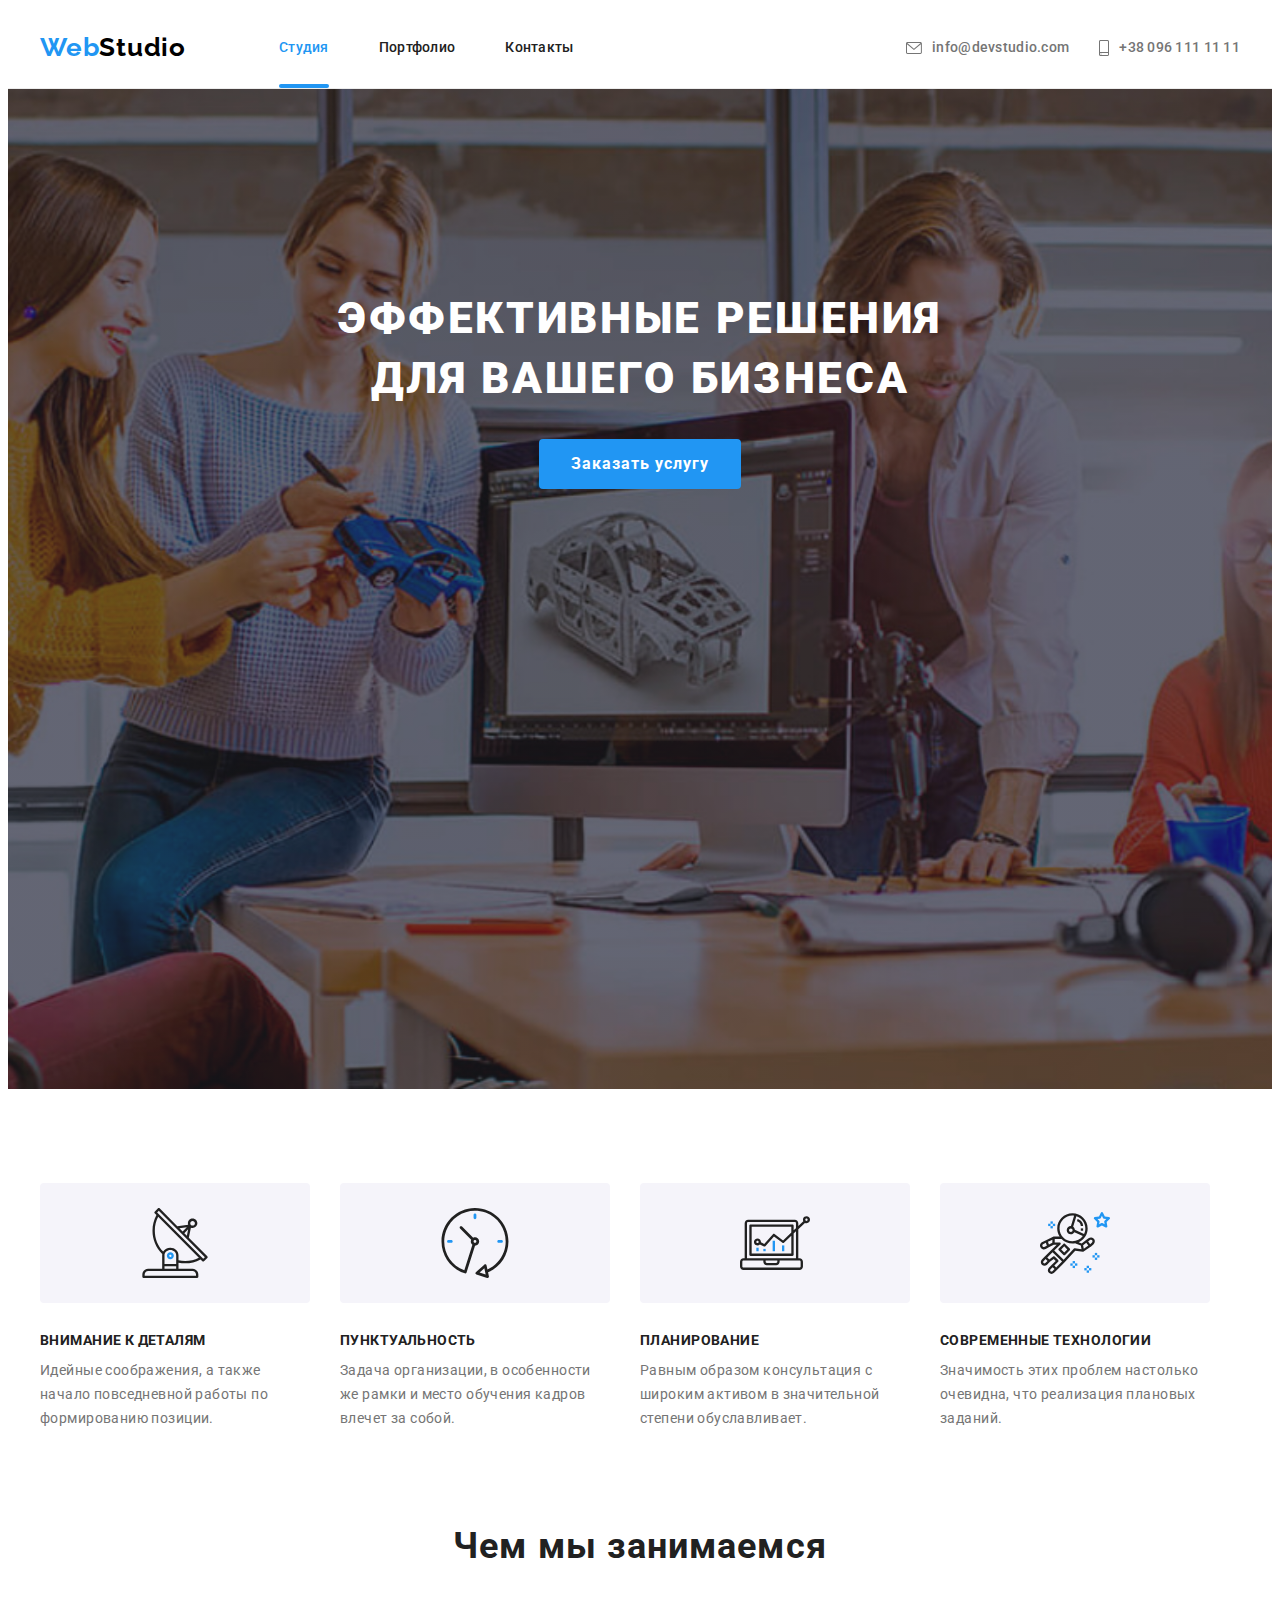
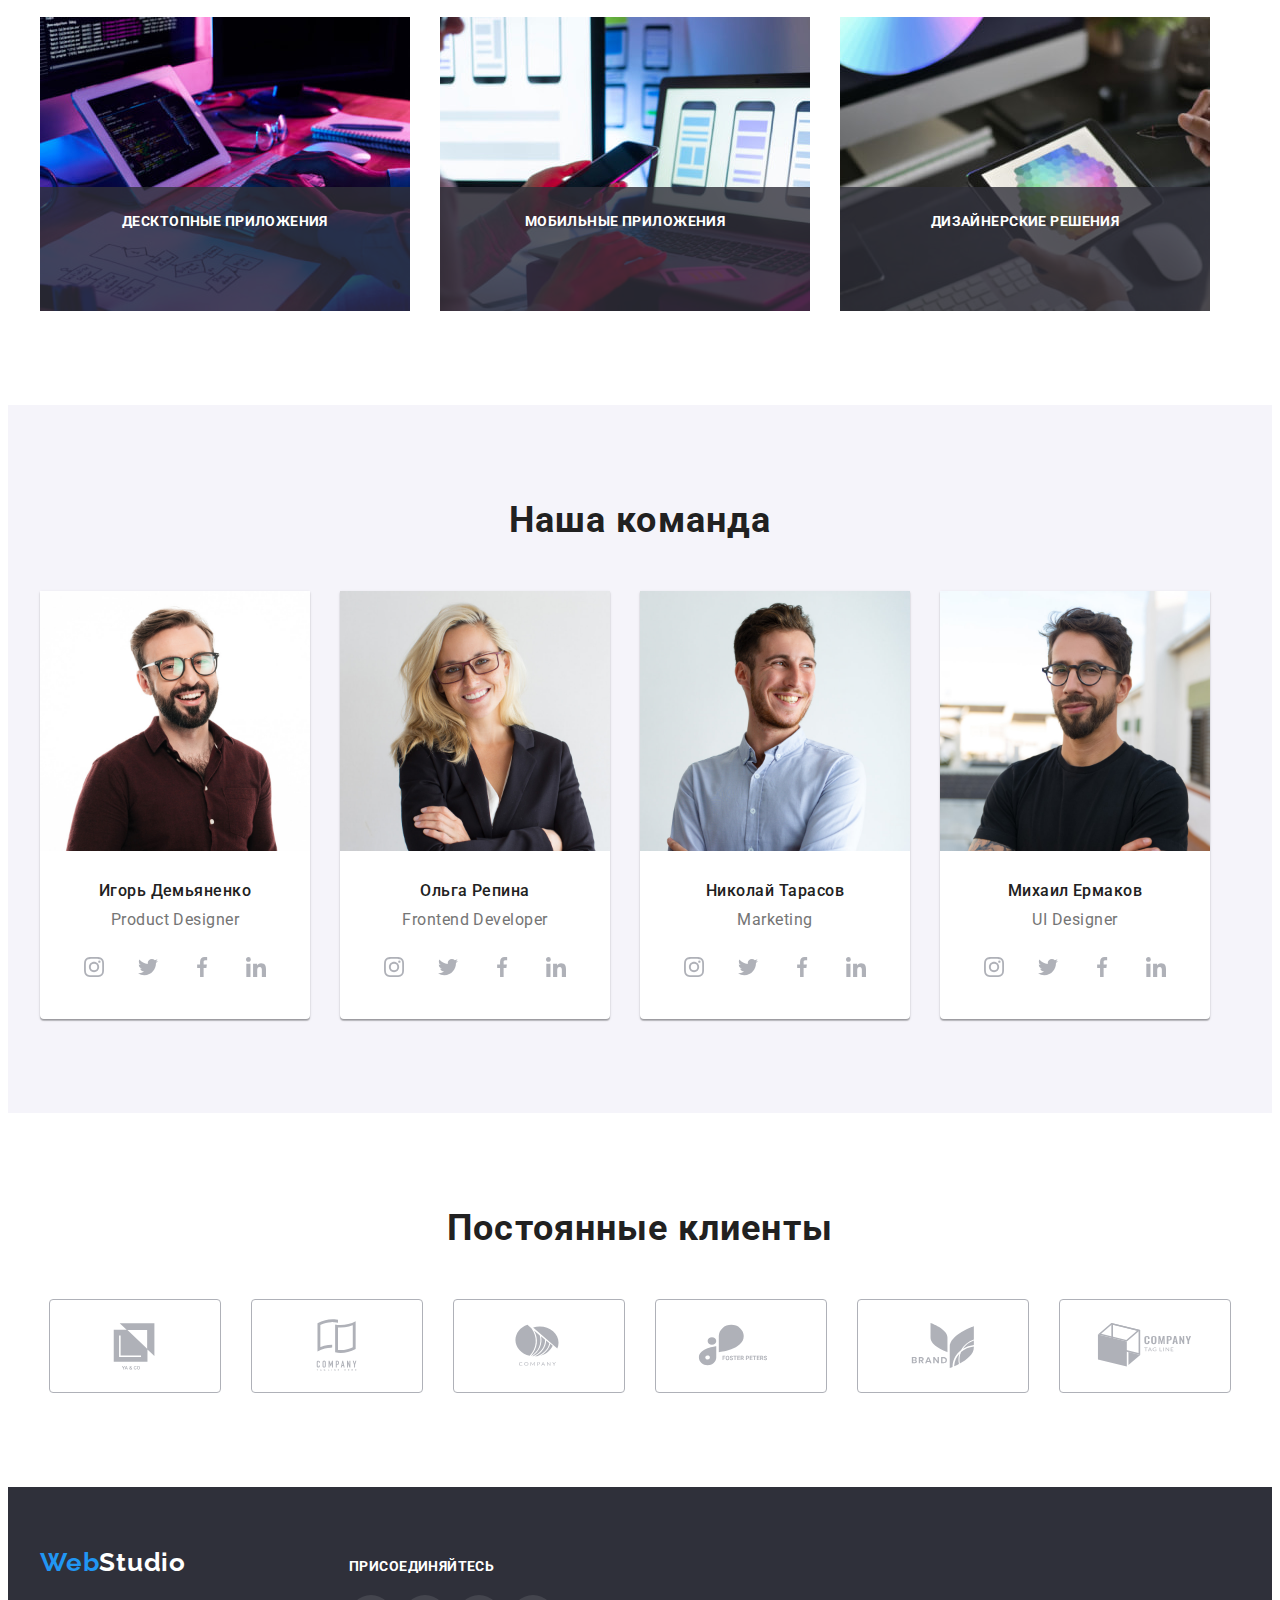
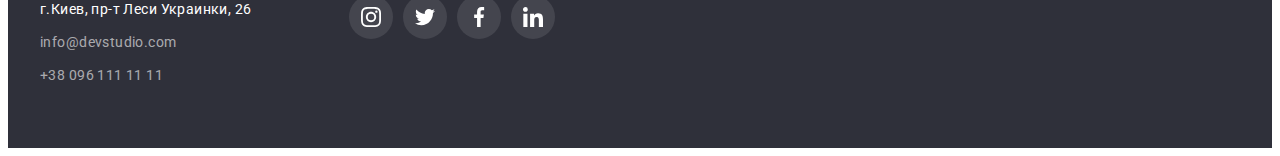
<file: index.html>
<!DOCTYPE html>
<html lang="ru">
  <head>
    <meta charset="UTF-8" />
    <meta http-equiv="X-UA-Compatible" content="IE=edge" />
    <meta name="viewport" content="width=device-width, initial-scale=1.0" />
    <title>Студия</title>
    <!--Google Fonts-->
    <link rel="preconnect" href="https://fonts.googleapis.com" />
    <link rel="preconnect" href="https://fonts.gstatic.com" crossorigin />
    <link
      href="https://fonts.googleapis.com/css2?family=Raleway:wght@700&family=Roboto:wght@400;500;700;900&display=swap"
      rel="stylesheet"
    />
    <!-- Modern-normalize -->
    <link
      rel="stylesheet"
      href="https://cdnjs.cloudflare.com/ajax/libs/modern-normalize/1.1.0/modern-normalize.min.css"
      integrity="sha512-wpPYUAdjBVSE4KJnH1VR1HeZfpl1ub8YT/NKx4PuQ5NmX2tKuGu6U/JRp5y+Y8XG2tV+wKQpNHVUX03MfMFn9Q=="
      crossorigin="anonymous"
      referrerpolicy="no-referrer"
    />
    <!--Пользовательские стили-->
    <link rel="stylesheet" href="./CSS/styles.css" />
  </head>
  <body>
    <!--Шапка сайта-->
    <header class="header">
      <div class="container header-container">
        <!--Логотип компании-->
        <a class="logo link" href="./index.html" aria-label="Логотип сайта" lang="en"
          >Web<span class="header-studio">Studio</span></a
        >
        <!--Навигация сайта-->
        <nav class="navigation">
          <ul class="list navigation-list">
            <li class="navigation-item">
              <a class="link navigation-link current" href="./index.html">Студия</a>
            </li>
            <li class="navigation-item">
              <a class="link navigation-link" href="./portfolio.html">Портфолио</a>
            </li>
            <li class="navigation-item">
              <a class="link navigation-link" href="#contacts">Контакты</a>
            </li>
          </ul>
        </nav>
        <!--Контактные данные-->
        <ul class="list contacts-list">
          <li class="contacts-item">
            <a class="link contacts-link" href="mailto:info@devstudio.com">
              <svg class="contacts-icon" width="16px" height="12px">
                <use href="./images/sprite.svg#mail"></use>
              </svg>
              info@devstudio.com</a
            >
          </li>
          <li class="contacts-item">
            <a class="link contacts-link" href="tel:+380961111111">
              <svg class="contacts-icon" width="10px" height="16px">
                <use href="./images/sprite.svg#smartphone"></use>
              </svg>
              +38 096 111 11 11</a
            >
          </li>
        </ul>
      </div>
    </header>
    <!--Основной контент сайта-->
    <main>
      <!--Герой-->
      <section class="hero">
        <div class="container">
          <h1 class="main-title">Эффективные решения для вашего бизнеса</h1>
          <button class="btn hero-btn" type="button" data-modal-open>Заказать услугу</button>
        </div>
      </section>
      <!--Преимущества студии-->
      <section class="advantages section">
        <div class="container">
          <h2 class="visually-hidden">Преимущества студии</h2>
          <ul class="list advantages-list">
            <li class="advantages-item">
              <div class="advantages-frame">
                <svg class="advantages-icon">
                  <use href="./images/sprite.svg#antenna"></use>
                </svg>
              </div>
              <h3 class="advantages-title">Внимание к деталям</h3>
              <p class="advantages-description">
                Идейные соображения, а также начало повседневной работы по формированию позиции.
              </p>
            </li>
            <li class="advantages-item">
              <div class="advantages-frame">
                <svg class="advantages-icon">
                  <use href="./images/sprite.svg#clock"></use>
                </svg>
              </div>
              <h3 class="advantages-title">Пунктуальность</h3>
              <p class="advantages-description">
                Задача организации, в особенности же рамки и место обучения кадров влечет за собой.
              </p>
            </li>
            <li class="advantages-item">
              <div class="advantages-frame">
                <svg class="advantages-icon">
                  <use href="./images/sprite.svg#diagram"></use>
                </svg>
              </div>
              <h3 class="advantages-title">Планирование</h3>
              <p class="advantages-description">
                Равным образом консультация с широким активом в значительной степени обуславливает.
              </p>
            </li>
            <li class="advantages-item">
              <div class="advantages-frame">
                <svg class="advantages-icon">
                  <use href="./images/sprite.svg#astronaut"></use>
                </svg>
              </div>
              <h3 class="advantages-title">Современные технологии</h3>
              <p class="advantages-description">
                Значимость этих проблем настолько очевидна, что реализация плановых заданий.
              </p>
            </li>
          </ul>
        </div>
      </section>
      <!--Веб-разработка для разных гаджетов-->
      <section class="direction section">
        <div class="container">
          <h2 class="direction-title">Чем мы занимаемся</h2>
          <ul class="list direction-list">
            <li class="direction-item">
              <img
                class="direction-img"
                src="./images/main/desktop.jpg"
                alt="Веб-сайт для рабочего стола"
                width="370"
                height="294"
              />
              <p class="direction-description">Десктопные приложения</p>
            </li>
            <li class="direction-item">
              <img
                class="direction-img"
                src="./images/main/phone.jpg"
                alt="Веб-сайт для мобильного телефона"
                width="370"
                height="294"
              />
              <p class="direction-description">Мобильные приложения</p>
            </li>
            <li class="direction-item">
              <img
                class="direction-img"
                src="./images/main/tablet.jpg"
                alt="Веб-сайт для планшета"
                width="370"
                height="294"
              />
              <p class="direction-description">Дизайнерские решения</p>
            </li>
          </ul>
        </div>
      </section>
      <!--Команда-->
      <section class="team section">
        <div class="container">
          <h2 class="team-title">Наша команда</h2>
          <ul class="list team-list">
            <li class="team-item">
              <img
                class="team-img"
                src="./images/team/Igor.jpg"
                alt="портрет Игоря Демьяненко"
                width="270"
                height="260"
              />
              <div class="photo-description">
                <h3 class="photo-title">Игорь Демьяненко</h3>
                <p class="position">Product Designer</p>
                <ul class="social-list list">
                  <li class="social-items">
                    <a
                      class="social-link link"
                      href=""
                      target="_blank"
                      rel="noopener noreferrer"
                      aria-label="иконка Instagram"
                    >
                      <svg class="socials-icon" width="20" height="20">
                        <use href="./images/sprite.svg#instagram"></use>
                      </svg>
                    </a>
                  </li>
                  <li class="social-items">
                    <a
                      class="social-link link"
                      href=""
                      target="_blank"
                      rel="noopener noreferrer"
                      aria-label="иконка Twitter"
                    >
                      <svg class="socials-icon" width="20" height="20">
                        <use href="./images/sprite.svg#twitter"></use>
                      </svg>
                    </a>
                  </li>
                  <li class="social-items">
                    <a
                      class="social-link link"
                      href=""
                      target="_blank"
                      rel="noopener noreferrer"
                      aria-label="иконка Facebook"
                    >
                      <svg class="socials-icon" width="20" height="20">
                        <use href="./images/sprite.svg#facebook"></use>
                      </svg>
                    </a>
                  </li>
                  <li class="social-items">
                    <a
                      class="social-link link"
                      href=""
                      target="_blank"
                      rel="noopener noreferrer"
                      aria-label="иконка Linkedin"
                    >
                      <svg class="socials-icon" width="20" height="20">
                        <use href="./images/sprite.svg#linkedin"></use>
                      </svg>
                    </a>
                  </li>
                </ul>
              </div>
            </li>
            <li class="team-item">
              <img
                class="team-img"
                src="./images/team/Olga.jpg"
                alt="портрет Ольги Репиной"
                width="270"
                height="260"
              />
              <div class="photo-description">
                <h3 class="photo-title">Ольга Репина</h3>
                <p class="position">Frontend Developer</p>
                <ul class="social-list list">
                  <li class="social-items">
                    <a
                      class="social-link link"
                      href=""
                      target="_blank"
                      rel="noopener noreferrer"
                      aria-label="иконка Instagram"
                    >
                      <svg class="socials-icon" width="20" height="20">
                        <use href="./images/sprite.svg#instagram"></use>
                      </svg>
                    </a>
                  </li>
                  <li class="social-items">
                    <a
                      class="social-link link"
                      href=""
                      target="_blank"
                      rel="noopener noreferrer"
                      aria-label="иконка Twitter"
                    >
                      <svg class="socials-icon" width="20" height="20">
                        <use href="./images/sprite.svg#twitter"></use>
                      </svg>
                    </a>
                  </li>
                  <li class="social-items">
                    <a
                      class="social-link link"
                      href=""
                      target="_blank"
                      rel="noopener noreferrer"
                      aria-label="иконка Facebook"
                    >
                      <svg class="socials-icon" width="20" height="20">
                        <use href="./images/sprite.svg#facebook"></use>
                      </svg>
                    </a>
                  </li>
                  <li class="social-items">
                    <a
                      class="social-link link"
                      href=""
                      target="_blank"
                      rel="noopener noreferrer"
                      aria-label="иконка Linkedin"
                    >
                      <svg class="socials-icon" width="20" height="20">
                        <use href="./images/sprite.svg#linkedin"></use>
                      </svg>
                    </a>
                  </li>
                </ul>
              </div>
            </li>
            <li class="team-item">
              <img
                class="team-img"
                src="./images/team/Nikolay.jpg"
                alt="портрет Николая Тарасова"
                width="270"
                height="260"
              />
              <div class="photo-description">
                <h3 class="photo-title">Николай Тарасов</h3>
                <p class="position">Marketing</p>
                <ul class="social-list list">
                  <li class="social-items">
                    <a
                      class="social-link link"
                      href=""
                      target="_blank"
                      rel="noopener noreferrer"
                      aria-label="иконка Instagram"
                    >
                      <svg class="socials-icon" width="20" height="20">
                        <use href="./images/sprite.svg#instagram"></use>
                      </svg>
                    </a>
                  </li>
                  <li class="social-items">
                    <a
                      class="social-link link"
                      href=""
                      target="_blank"
                      rel="noopener noreferrer"
                      aria-label="иконка Twitter"
                    >
                      <svg class="socials-icon" width="20" height="20">
                        <use href="./images/sprite.svg#twitter"></use>
                      </svg>
                    </a>
                  </li>
                  <li class="social-items">
                    <a
                      class="social-link link"
                      href=""
                      target="_blank"
                      rel="noopener noreferrer"
                      aria-label="иконка Facebook"
                    >
                      <svg class="socials-icon" width="20" height="20">
                        <use href="./images/sprite.svg#facebook"></use>
                      </svg>
                    </a>
                  </li>
                  <li class="social-items">
                    <a
                      class="social-link link"
                      href=""
                      target="_blank"
                      rel="noopener noreferrer"
                      aria-label="иконка Linkedin"
                    >
                      <svg class="socials-icon" width="20" height="20">
                        <use href="./images/sprite.svg#linkedin"></use>
                      </svg>
                    </a>
                  </li>
                </ul>
              </div>
            </li>
            <li class="team-item">
              <img
                class="team-img"
                src="./images/team/Michail.jpg"
                alt="портрет Михаила Ермакова"
                width="270"
                height="260"
              />
              <div class="photo-description">
                <h3 class="photo-title">Михаил Ермаков</h3>
                <p class="position">UI Designer</p>
                <ul class="social-list list">
                  <li class="social-items">
                    <a
                      class="social-link link"
                      href=""
                      target="_blank"
                      rel="noopener noreferrer"
                      aria-label="иконка Instagram"
                    >
                      <svg class="socials-icon" width="20" height="20">
                        <use href="./images/sprite.svg#instagram"></use>
                      </svg>
                    </a>
                  </li>
                  <li class="social-items">
                    <a
                      class="social-link link"
                      href=""
                      target="_blank"
                      rel="noopener noreferrer"
                      aria-label="иконка Twitter"
                    >
                      <svg class="socials-icon" width="20" height="20">
                        <use href="./images/sprite.svg#twitter"></use>
                      </svg>
                    </a>
                  </li>
                  <li class="social-items">
                    <a
                      class="social-link link"
                      href=""
                      target="_blank"
                      rel="noopener noreferrer"
                      aria-label="иконка Facebook"
                    >
                      <svg class="socials-icon" width="20" height="20">
                        <use href="./images/sprite.svg#facebook"></use>
                      </svg>
                    </a>
                  </li>
                  <li class="social-items">
                    <a
                      class="social-link link"
                      href=""
                      target="_blank"
                      rel="noopener noreferrer"
                      aria-label="иконка Linkedin"
                    >
                      <svg class="socials-icon" width="20" height="20">
                        <use href="./images/sprite.svg#linkedin"></use>
                      </svg>
                    </a>
                  </li>
                </ul>
              </div>
            </li>
          </ul>
        </div>
      </section>
      <!-- Постоянные клиенты -->
      <section class="section clients">
        <div class="container">
          <h2 class="clients-title">Постоянные клиенты</h2>
          <ul class="clients-list list">
            <li class="clients-item">
              <a href="" class="clients-link" aria-label="логотип YA&CO">
                <svg class="clients-icon">
                  <use href="./images/sprite.svg#ya-co"></use>
                </svg>
              </a>
            </li>
            <li class="clients-item">
              <a href="" class="clients-link" aria-label="логотип TagLine Here Company">
                <svg class="clients-icon">
                  <use href="./images/sprite.svg#company-tag-here"></use>
                </svg>
              </a>
            </li>
            <li class="clients-item">
              <a href="" class="clients-link" aria-label="логотип Company">
                <svg class="clients-icon">
                  <use href="./images/sprite.svg#company"></use>
                </svg>
              </a>
            </li>
            <li class="clients-item">
              <a href="" class="clients-link" aria-label="логотип Foster Peters">
                <svg class="clients-icon">
                  <use href="./images/sprite.svg#foster-peters"></use>
                </svg>
              </a>
            </li>
            <li class="clients-item">
              <a href="" class="clients-link" aria-label="логотип Brand">
                <svg class="clients-icon">
                  <use href="./images/sprite.svg#brand"></use>
                </svg>
              </a>
            </li>
            <li class="clients-item">
              <a href="" class="clients-link" aria-label="логотип Company TagLine">
                <svg class="clients-icon">
                  <use href="./images/sprite.svg#company-tag-line"></use>
                </svg>
              </a>
            </li>
          </ul>
        </div>
      </section>
    </main>
    <!--Подвал сайта-->
    <footer class="footer">
      <div class="container footer-container">
        <div class="logo-address">
          <!--Логотип-->
          <a class="logo-footer logo link" href="./index.html" aria-label="Логотип сайта" lang="en"
            >Web<span class="footer-studio">Studio</span></a
          >
          <!--Адреc и Контактные данные-->
          <address id="contacts">
            <ul class="list footer-list">
              <li class="footer-item">
                <a
                  class="link address-link"
                  href="https://www.google.com.ua/maps/place/%D0%B1%D1%83%D0%BB.+%D0%9B%D0%B5%D1%81%D0%B8+%D0%A3%D0%BA%D1%80%D0%B0%D0%B8%D0%BD%D0%BA%D0%B8,+26,+%D0%9A%D0%B8%D0%B5%D0%B2,+02000/@50.4265807,30.5361971,17z/data=!3m1!4b1!4m5!3m4!1s0x40d4cf0e033ecbe9:0x57a4dffefec77da0!8m2!3d50.4265807!4d30.5383858?hl=ru"
                  >г.Киев, пр-т Леси Украинки, 26</a
                >
              </li>
              <li class="footer-item">
                <a class="link footer-link" href="mailto:info@devstudio.com">info@devstudio.com</a>
              </li>
              <li class="footer-item">
                <a class="link footer-link" href="tel:+380961111111">+38 096 111 11 11</a>
              </li>
            </ul>
          </address>
        </div>
        <!-- Присоединяйтесь -->
        <div class="join-us">
          <p class="footer-title">присоединяйтесь</p>
          <ul class="social-list list">
            <li class="social-items">
              <a
                class="social-link link social-link-join"
                href=""
                target="_blank"
                rel="noopener noreferrer"
                aria-label="иконка Instagram"
              >
                <svg class="socials-icon" width="20" height="20">
                  <use href="./images/sprite.svg#instagram"></use>
                </svg>
              </a>
            </li>
            <li class="social-items">
              <a
                class="social-link link social-link-join"
                href=""
                target="_blank"
                rel="noopener noreferrer"
                aria-label="иконка Twitter"
              >
                <svg class="socials-icon" width="20" height="20">
                  <use href="./images/sprite.svg#twitter"></use>
                </svg>
              </a>
            </li>
            <li class="social-items">
              <a
                class="social-link link social-link-join"
                href=""
                target="_blank"
                rel="noopener noreferrer"
                aria-label="иконка Facebook"
              >
                <svg class="socials-icon" width="20" height="20">
                  <use href="./images/sprite.svg#facebook"></use>
                </svg>
              </a>
            </li>
            <li class="social-items">
              <a
                class="social-link link social-link-join"
                href=""
                target="_blank"
                rel="noopener noreferrer"
                aria-label="иконка Linkedin"
              >
                <svg class="socials-icon" width="20" height="20">
                  <use href="./images/sprite.svg#linkedin"></use>
                </svg>
              </a>
            </li>
          </ul>
        </div>
      </div>
    </footer>
    <!-- Модальное окно -->
    <div class="backdrop is-hidden" data-modal>
      <div class="modal-wrapper">
        <button class="modal-btn" data-modal-close>
          <svg class="close-icon" width="18" height="18">
            <use href="./images/sprite.svg#modal-win-close"></use>
          </svg>
        </button>
      </div>
    </div>
    <!-- Script-JS -->
    <script src="./js/modal.js"></script>
  </body>
</html>
</file>
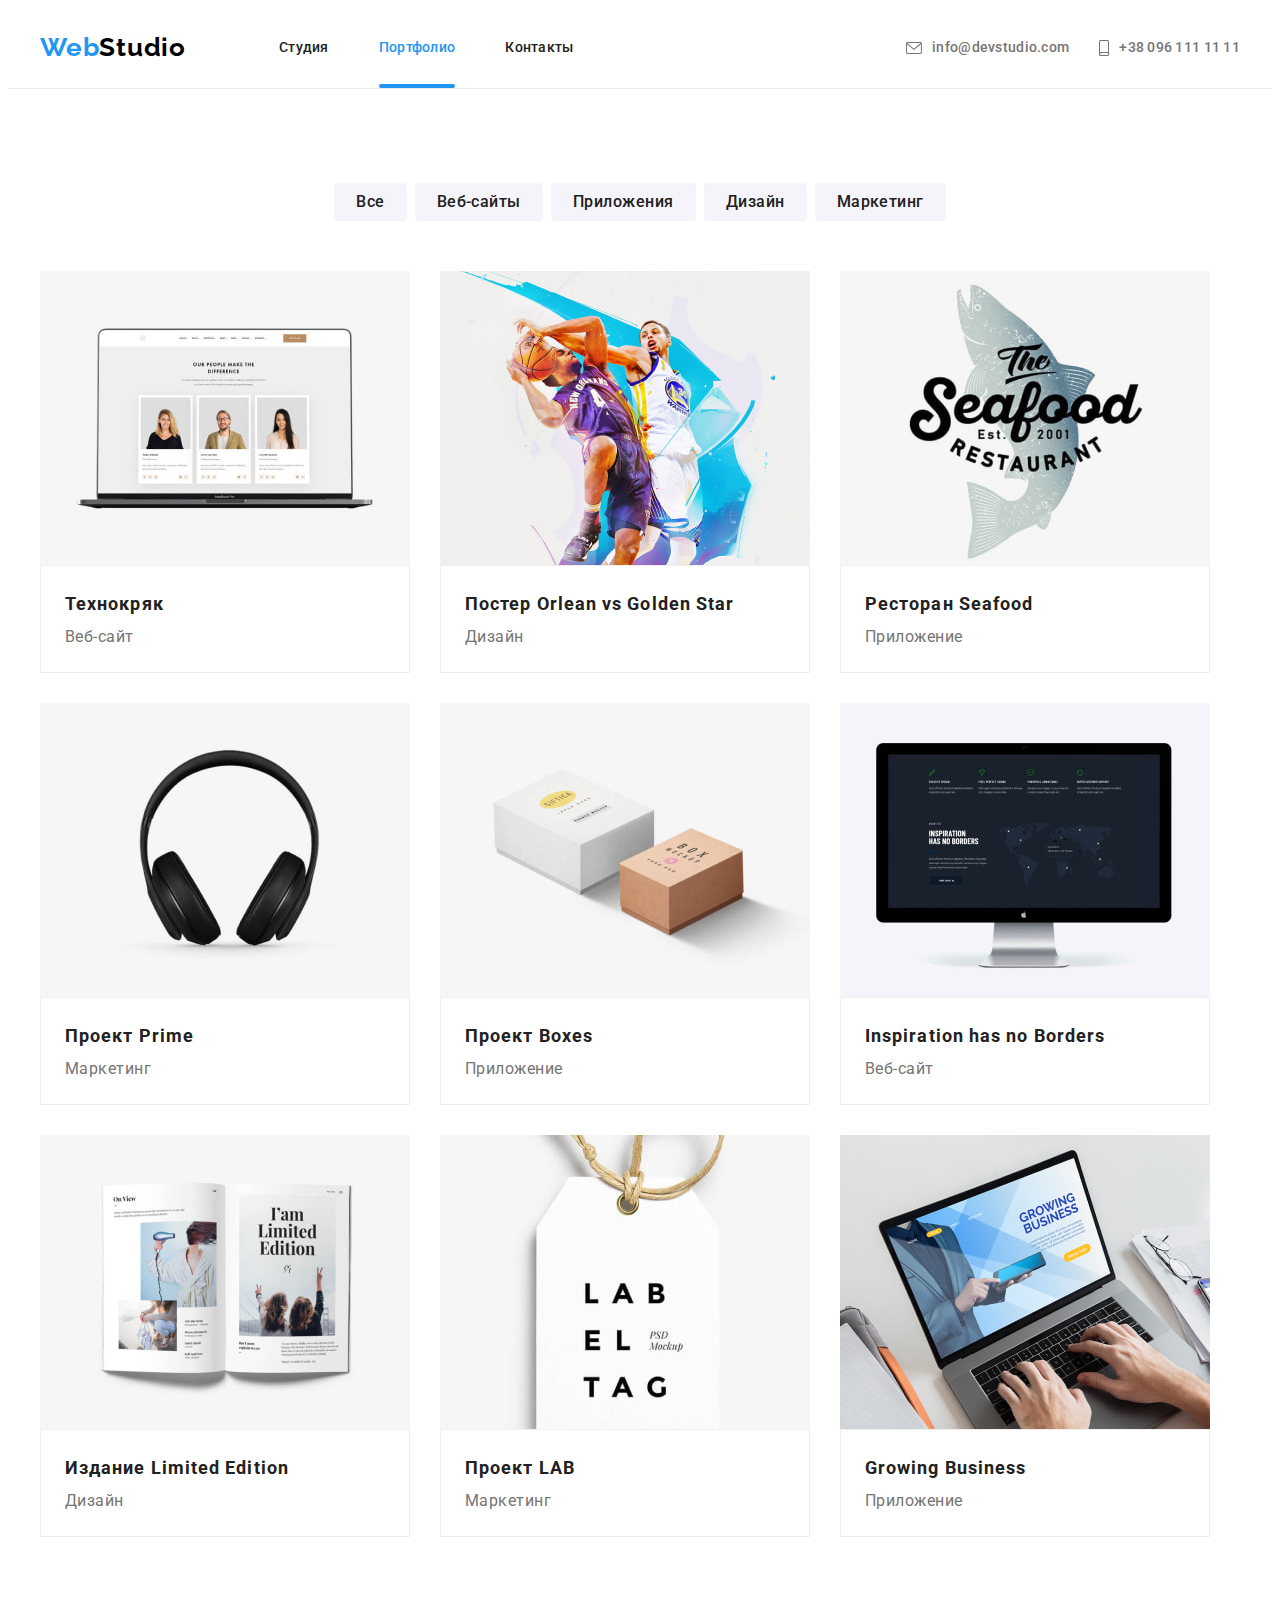
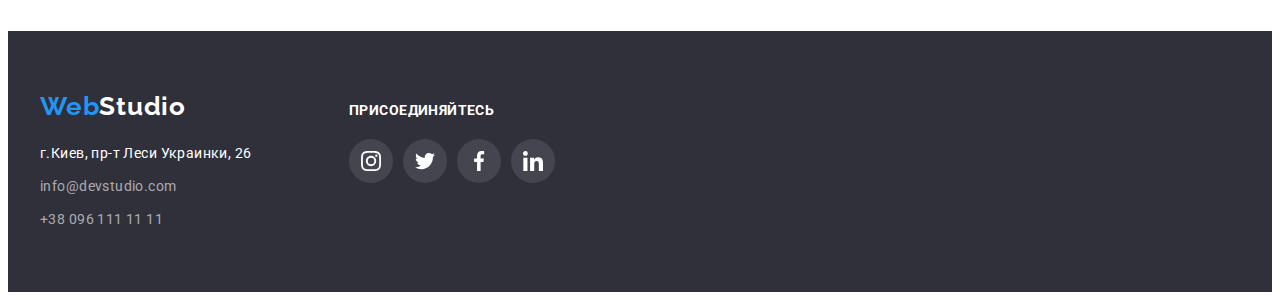
<file: portfolio.html>
<!DOCTYPE html>
<html lang="ru">
  <head>
    <meta charset="UTF-8" />
    <meta http-equiv="X-UA-Compatible" content="IE=edge" />
    <meta name="viewport" content="width=device-width, initial-scale=1.0" />
    <title>Портфолио</title>
    <!--Google Fonts-->
    <link rel="preconnect" href="https://fonts.googleapis.com" />
    <link rel="preconnect" href="https://fonts.gstatic.com" crossorigin />
    <link
      href="https://fonts.googleapis.com/css2?family=Raleway:wght@700&family=Roboto:wght@400;500;700;900&display=swap"
      rel="stylesheet"
    />
    <!-- Modern-normalize -->
    <link
      rel="stylesheet"
      href="https://cdnjs.cloudflare.com/ajax/libs/modern-normalize/1.1.0/modern-normalize.min.css"
      integrity="sha512-wpPYUAdjBVSE4KJnH1VR1HeZfpl1ub8YT/NKx4PuQ5NmX2tKuGu6U/JRp5y+Y8XG2tV+wKQpNHVUX03MfMFn9Q=="
      crossorigin="anonymous"
      referrerpolicy="no-referrer"
    />
    <!--Пользовательские стили-->
    <link rel="stylesheet" href="./CSS/styles.css" />
  </head>
  <body>
    <!--Шапка сайта-->
    <header class="header">
      <div class="container header-container">
        <!--Логотип компании-->
        <a class="logo link" href="./index.html" aria-label="Логотип сайта" lang="en"
          >Web<span class="header-studio">Studio</span></a
        >
        <!--Навигация сайта-->
        <nav class="navigation">
          <ul class="list navigation-list">
            <li class="navigation-item">
              <a class="link navigation-link" href="./index.html">Студия</a>
            </li>
            <li class="navigation-item">
              <a class="link navigation-link current" href="./portfolio.html">Портфолио</a>
            </li>
            <li class="navigation-item">
              <a class="link navigation-link" href="#contacts">Контакты</a>
            </li>
          </ul>
        </nav>
        <!--Контактные данные-->
        <ul class="list contacts-list">
          <li class="contacts-item">
            <a class="link contacts-link" href="mailto:info@devstudio.com">
              <svg class="contacts-icon" width="16px" height="12px">
                <use href="./images/sprite.svg#mail"></use>
              </svg>
              info@devstudio.com</a
            >
          </li>
          <li class="contacts-item">
            <a class="link contacts-link" href="tel:+380961111111">
              <svg class="contacts-icon" width="10px" height="16px">
                <use href="./images/sprite.svg#smartphone"></use>
              </svg>
              +38 096 111 11 11</a
            >
          </li>
        </ul>
      </div>
    </header>
    <!--Основной контент Портфолио-->
    <main>
      <!--Галерея проектов-->
      <section class="gallery section">
        <div class="container">
          <ul class="list filter-list">
            <li class="filter-item">
              <button class="btn filter-btn" type="button">Все</button>
            </li>
            <li class="filter-item">
              <button class="btn filter-btn" type="button">Веб-сайты</button>
            </li>
            <li class="filter-item">
              <button class="btn filter-btn" type="button">Приложения</button>
            </li>
            <li class="filter-item">
              <button class="btn filter-btn" type="button">Дизайн</button>
            </li>
            <li class="filter-item">
              <button class="btn filter-btn" type="button">Маркетинг</button>
            </li>
          </ul>
          <h1 class="visually-hidden">Галерея проектов</h1>
          <ul class="list projects-list">
            <li class="projects-item">
              <a class="link project-link" href="">
                <div class="animation-card">
                  <img
                    class="project-img"
                    src="./images/portfolio/img-1.jpg"
                    alt="Рабочий стол ноутбука"
                    width="370"
                    height="294"
                  />
                  <p class="animation-description">
                    Ресурс предлагает комплексные предложения с разным уровнем функционала и
                    сервисов. Все это позволит посетителю получить исчерпывающие сведения о компании
                    или частном лице.
                  </p>
                </div>
                <div class="project-description">
                  <h2 class="project-title">Технокряк</h2>
                  <p class="project-type">Веб-сайт</p>
                </div>
              </a>
            </li>
            <li class="projects-item">
              <a class="link project-link" href="">
                <div class="animation-card">
                  <img
                    class="project-img"
                    src="./images/portfolio/img-2.jpg"
                    alt="Баскетболисты"
                    width="370"
                    height="294"
                  />
                  <p class="animation-description">
                    Ресурс предлагает комплексные предложения с разным уровнем функционала и
                    сервисов. Все это позволит посетителю получить исчерпывающие сведения о компании
                    или частном лице.
                  </p>
                </div>
                <div class="project-description">
                  <h2 class="project-title">Постер <span lang="eu">Orlean vs Golden Star</span></h2>
                  <p class="project-type">Дизайн</p>
                </div>
              </a>
            </li>
            <li class="projects-item">
              <a class="link project-link" href="">
                <div class="animation-card">
                  <img
                    class="project-img"
                    src="./images/portfolio/img-3.jpg"
                    alt="Логотип ресторана"
                    width="370"
                    height="294"
                  />
                  <p class="animation-description">
                    Ресурс предлагает комплексные предложения с разным уровнем функционала и
                    сервисов. Все это позволит посетителю получить исчерпывающие сведения о компании
                    или частном лице.
                  </p>
                </div>
                <div class="project-description">
                  <h2 class="project-title">Ресторан <span lang="eu">Seafood</span></h2>
                  <p class="project-type">Приложение</p>
                </div>
              </a>
            </li>
            <li class="projects-item">
              <a class="link project-link" href="">
                <div class="animation-card">
                  <img
                    class="project-img"
                    src="./images/portfolio/img-4.jpg"
                    alt="Накладные наушники"
                    width="370"
                    height="294"
                  />
                  <p class="animation-description">
                    Ресурс предлагает комплексные предложения с разным уровнем функционала и
                    сервисов. Все это позволит посетителю получить исчерпывающие сведения о компании
                    или частном лице.
                  </p>
                </div>
                <div class="project-description">
                  <h2 class="project-title">Проект <span lang="eu">Prime</span></h2>
                  <p class="project-type">Маркетинг</p>
                </div>
              </a>
            </li>
            <li class="projects-item">
              <a class="link project-link" href="">
                <div class="animation-card">
                  <img
                    class="project-img"
                    src="./images/portfolio/img-5.jpg"
                    alt="Бумажные коробки"
                    width="370"
                    height="294"
                  />
                  <p class="animation-description">
                    Ресурс предлагает комплексные предложения с разным уровнем функционала и
                    сервисов. Все это позволит посетителю получить исчерпывающие сведения о компании
                    или частном лице.
                  </p>
                </div>
                <div class="project-description">
                  <h2 class="project-title">Проект <span lang="eu">Boxes</span></h2>
                  <p class="project-type">Приложение</p>
                </div>
              </a>
            </li>
            <li class="projects-item">
              <a class="link project-link" href="">
                <div class="animation-card">
                  <img
                    class="project-img"
                    src="./images/portfolio/img-6.jpg"
                    alt="Рабочий стол монитора"
                    width="370"
                    height="294"
                  />
                  <p class="animation-description">
                    Ресурс предлагает комплексные предложения с разным уровнем функционала и
                    сервисов. Все это позволит посетителю получить исчерпывающие сведения о компании
                    или частном лице.
                  </p>
                </div>
                <div class="project-description">
                  <h2 class="project-title" lang="eu">Inspiration has no Borders</h2>
                  <p class="project-type">Веб-сайт</p>
                </div>
              </a>
            </li>
            <li class="projects-item">
              <a class="link project-link" href="">
                <div class="animation-card">
                  <img
                    class="project-img"
                    src="./images/portfolio/img-7.jpg"
                    alt="Открытая книга"
                    width="370"
                    height="294"
                  />
                  <p class="animation-description">
                    Ресурс предлагает комплексные предложения с разным уровнем функционала и
                    сервисов. Все это позволит посетителю получить исчерпывающие сведения о компании
                    или частном лице.
                  </p>
                </div>
                <div class="project-description">
                  <h2 class="project-title">Издание <span lang="eu">Limited Edition</span></h2>
                  <p class="project-type">Дизайн</p>
                </div>
              </a>
            </li>
            <li class="projects-item">
              <a class="link project-link" href="">
                <div class="animation-card">
                  <img
                    class="project-img"
                    src="./images/portfolio/img-8.jpg"
                    alt="Бирка с логотипом"
                    width="370"
                    height="294"
                  />
                  <p class="animation-description">
                    Ресурс предлагает комплексные предложения с разным уровнем функционала и
                    сервисов. Все это позволит посетителю получить исчерпывающие сведения о компании
                    или частном лице.
                  </p>
                </div>
                <div class="project-description">
                  <h2 class="project-title">Проект <span lang="eu">LAB</span></h2>
                  <p class="project-type">Маркетинг</p>
                </div>
              </a>
            </li>
            <li class="projects-item">
              <a class="link project-link" href="">
                <div class="animation-card">
                  <img
                    class="project-img"
                    src="./images/portfolio/img-9.jpg"
                    alt="Руки на ноутбуке"
                    width="370"
                    height="294"
                  />
                  <p class="animation-description">
                    Ресурс предлагает комплексные предложения с разным уровнем функционала и
                    сервисов. Все это позволит посетителю получить исчерпывающие сведения о компании
                    или частном лице.
                  </p>
                </div>
                <div class="project-description">
                  <h2 class="project-title" lang="eu">Growing Business</h2>
                  <p class="project-type">Приложение</p>
                </div>
              </a>
            </li>
          </ul>
        </div>
      </section>
    </main>
    <!--Подвал сайта-->
    <footer class="footer">
      <div class="container footer-container">
        <div class="logo-address">
          <!--Логотип-->
          <a class="logo-footer logo link" href="./index.html" aria-label="Логотип сайта" lang="en"
            >Web<span class="footer-studio">Studio</span></a
          >
          <!--Адреc и Контактные данные-->
          <address id="contacts">
            <ul class="list footer-list">
              <li class="footer-item">
                <a
                  class="link address-link"
                  href="https://www.google.com.ua/maps/place/%D0%B1%D1%83%D0%BB.+%D0%9B%D0%B5%D1%81%D0%B8+%D0%A3%D0%BA%D1%80%D0%B0%D0%B8%D0%BD%D0%BA%D0%B8,+26,+%D0%9A%D0%B8%D0%B5%D0%B2,+02000/@50.4265807,30.5361971,17z/data=!3m1!4b1!4m5!3m4!1s0x40d4cf0e033ecbe9:0x57a4dffefec77da0!8m2!3d50.4265807!4d30.5383858?hl=ru"
                  >г.Киев, пр-т Леси Украинки, 26</a
                >
              </li>
              <li class="footer-item">
                <a class="link footer-link" href="mailto:info@devstudio.com">info@devstudio.com</a>
              </li>
              <li class="footer-item">
                <a class="link footer-link" href="tel:+380961111111">+38 096 111 11 11</a>
              </li>
            </ul>
          </address>
        </div>
        <!-- Присоединяйтесь -->
        <div class="join-us">
          <p class="footer-title">присоединяйтесь</p>
          <ul class="social-list list">
            <li class="social-items">
              <a
                class="social-link link social-link-join"
                href=""
                target="_blank"
                rel="noopener noreferrer"
                aria-label="иконка Instagram"
              >
                <svg class="socials-icon" width="20" height="20">
                  <use href="./images/sprite.svg#instagram"></use>
                </svg>
              </a>
            </li>
            <li class="social-items">
              <a
                class="social-link link social-link-join"
                href=""
                target="_blank"
                rel="noopener noreferrer"
                aria-label="иконка Twitter"
              >
                <svg class="socials-icon" width="20" height="20">
                  <use href="./images/sprite.svg#twitter"></use>
                </svg>
              </a>
            </li>
            <li class="social-items">
              <a
                class="social-link link social-link-join"
                href=""
                target="_blank"
                rel="noopener noreferrer"
                aria-label="иконка Facebook"
              >
                <svg class="socials-icon" width="20" height="20">
                  <use href="./images/sprite.svg#facebook"></use>
                </svg>
              </a>
            </li>
            <li class="social-items">
              <a
                class="social-link link social-link-join"
                href=""
                target="_blank"
                rel="noopener noreferrer"
                aria-label="иконка Linkedin"
              >
                <svg class="socials-icon" width="20" height="20">
                  <use href="./images/sprite.svg#linkedin"></use>
                </svg>
              </a>
            </li>
          </ul>
        </div>
      </div>
    </footer>
    <!-- Script-JS -->
    <script src="./js/modal.js"></script>
  </body>
</html>
</file>
<file: CSS/styles.css>
:root {
  /* Google Fonts */
  --main-font: 'Roboto', sans-serif;
  --secondary-font: 'Raleway', sans-serif;

  /* text colors */
  --accent-cl: #2196f3;
  --main-txt-cl: #212121;
  --secondary-txt-cl: #ffffff;

  /* bacground colors */
  --main-bg-cl: #ffffff;
  --secondary-bg-cl: #2f303a;

  /* animation */
  --hov-focus: 250ms cubic-bezier(0.4, 0, 0.2, 1);
}
body {
  font-family: var(--main-font);
  background-color: var(--main-bg-cl);
  color: var(--main-txt-cl);
}
h1,
h2,
h3,
h4,
h5,
h6,
p {
  margin: 0;
}
img {
  display: block;
  max-width: 100%;
  height: auto;
}
.visually-hidden {
  position: absolute;
  white-space: nowrap;
  width: 1px;
  height: 1px;
  overflow: hidden;
  border: 0;
  padding: 0;
  clip: rect(0 0 0 0);
  clip-path: inset(50%);
  margin: -1px;
}
.container {
  width: 1200px;
  padding-left: 15px;
  padding-right: 15px;
  margin-left: auto;
  margin-right: auto;
}
.section {
  padding-top: 94px;
  padding-bottom: 94px;
}
.list {
  list-style: none;
  padding: 0;
  margin: 0;
}
.link {
  text-decoration: none;
  color: currentColor;
}
.btn {
  cursor: pointer;
  border-style: none;
  font-family: inherit;
  color: inherit;
  border-radius: 4px;
  transition: background-color var(--hov-focus), color var(--hov-focus), box-shadow var(--hov-focus);
}
.btn:hover,
.btn:focus {
  color: var(--secondary-txt-cl);
  background-color: var(--accent-cl);
  box-shadow: 0px 3px 1px rgba(0, 0, 0, 0.1), 0px 1px 2px rgba(0, 0, 0, 0.08),
    0px 2px 2px rgba(0, 0, 0, 0.12);
}
.contacts-link:hover,
.footer-link:hover,
.address-link:hover,
.contacts-link:focus,
.footer-link:focus,
.address-link:focus,
.navigation-link:hover,
.navigation-link:focus {
  color: var(--accent-cl);
}
/* Header */
.header {
  border-bottom: 1px solid #ececec;
}
.header-container {
  display: flex;
  align-items: center;
}
.logo {
  font-family: var(--secondary-font);
  font-weight: 700;
  font-size: 26px;
  line-height: 1.19;
  letter-spacing: 0.03em;
  color: var(--accent-cl);
  margin-right: 93px;
  display: block;
  padding-top: 24px;
  padding-bottom: 25px;
}
.header-studio {
  color: #000000;
}
.navigation-list {
  align-items: center;
  display: flex;
}

.navigation-item {
  margin-right: 50px;
}
.navigation-item:last-child,
.contacts-item:last-child {
  margin-right: 0px;
}
.navigation-link {
  font-weight: 500;
  font-size: 14px;
  line-height: 1.14;
  letter-spacing: 0.02em;
  display: block;
  padding-top: 32px;
  padding-bottom: 32px;
  position: relative;
  transition: color var(--hov-focus);
}
.navigation-link.current {
  color: var(--accent-cl);
}
.navigation-link.current::after {
  content: '';
  display: block;
  width: 100%;
  height: 4px;
  background-color: var(--accent-cl);
  border-radius: 2px;
  position: absolute;
  bottom: 0;
  left: 0;
}
.contacts-list {
  margin-left: auto;
  display: flex;
  align-items: center;
}
.contacts-item {
  margin-right: 30px;
  align-items: center;
}
.contacts-link {
  font-weight: 500;
  font-size: 14px;
  line-height: 1.14;
  letter-spacing: 0.02em;
  color: #757575;
  display: flex;
  padding-top: 32px;
  padding-bottom: 32px;
  align-items: center;
  transition: color var(--hov-focus);
}
.contacts-icon {
  fill: currentColor;
  margin-right: 10px;
}

/* Main content */
.hero {
  background-color: #c4c4c4;
  background-image: linear-gradient(to bottom, rgba(47, 48, 58, 0.4), rgba(47, 48, 58, 0.4)),
    url(../images/main/hero.jpg);
  max-width: 1600px;
  height: 600px;
  margin-left: auto;
  margin-right: auto;
  background-position: center;
  background-size: cover;
  padding-top: 200px;
  padding-bottom: 200px;
}
.main-title {
  font-weight: 900;
  font-size: 44px;
  line-height: 1.36;
  text-align: center;
  letter-spacing: 0.06em;
  text-transform: uppercase;
  color: var(--secondary-txt-cl);
  width: 696px;
  height: 120px;
  margin-left: auto;
  margin-right: auto;
  margin-bottom: 30px;
}
.hero-btn {
  background-color: var(--accent-cl);
  color: var(--secondary-txt-cl);
  font-weight: 700;
  font-size: 16px;
  line-height: 1.88;
  display: flex;
  align-items: center;
  text-align: center;
  letter-spacing: 0.06em;
  padding: 10px 32px;
  max-width: 250px;
  min-width: 200px;
  min-height: 50px;
  margin-left: auto;
  margin-right: auto;
  transition: background-color var(--hov-focus);
}
.hero-btn:hover,
.hero-btn:focus {
  background-color: #188ce8;
}
/* Преимущества студии */
.advantages {
  padding-bottom: 0px;
}
.advantages-list {
  display: flex;
  align-items: flex-start;
}
.advantages-item {
  margin-right: 30px;
}
.advantages-item:last-child {
  margin-right: 0px;
}
.advantages-frame {
  width: 270px;
  height: 120px;
  background-color: #f5f4fa;
  border-radius: 4px;
  display: flex;
  align-items: center;
  justify-content: center;
  margin-bottom: 30px;
}
.advantages-icon {
  width: 70px;
  height: 70px;
}
.advantages-title {
  font-weight: 700;
  font-size: 14px;
  line-height: 1.14;
  letter-spacing: 0.03em;
  text-transform: uppercase;
  margin-bottom: 10px;
}
.advantages-description {
  font-size: 14px;
  line-height: 1.71;
  letter-spacing: 0.03em;
  color: #757575;
  max-width: 270px;
  max-height: 75px;
}
/* Веб-разработка для разных гаджетов */
.direction-title,
.team-title,
.clients-title {
  font-weight: 700;
  font-size: 36px;
  line-height: 1.17;
  text-align: center;
  letter-spacing: 0.03em;
  margin-bottom: 50px;
}
.direction-list {
  display: flex;
  align-items: center;
}
.direction-item {
  margin-right: 30px;
  position: relative;
}
.direction-item:last-child {
  margin-right: 0px;
}
.direction-description {
  font-weight: 700;
  font-size: 14px;
  line-height: 1.14;
  text-align: center;
  letter-spacing: 0.03em;
  text-transform: uppercase;
  color: var(--secondary-txt-cl);
  width: 100%;
  height: 70px;
  padding-top: 27px;
  padding-bottom: 27px;
  background-color: rgba(47, 48, 58, 0.8);
  position: absolute;
  bottom: 0;
  left: 0;
}
/* Команда */
.team {
  background-color: #f5f4fa;
}
.team-list {
  display: flex;
  align-items: center;
}
.team-item {
  background-color: var(--main-bg-cl);
  box-shadow: 0px 1px 3px rgba(0, 0, 0, 0.12), 0px 1px 1px rgba(0, 0, 0, 0.14),
    0px 2px 1px rgba(0, 0, 0, 0.2);
  border-radius: 0px 0px 4px 4px;
  margin-right: 30px;
}
.photo-title {
  font-weight: 500;
  font-size: 16px;
  line-height: 1.19;
  text-align: center;
  letter-spacing: 0.03em;
  margin-bottom: 10px;
}
.position {
  font-size: 16px;
  line-height: 1.1875;
  text-align: center;
  letter-spacing: 0.03em;
  color: #757575;
  margin-bottom: 16px;
}
.photo-description {
  padding-top: 30px;
  padding-bottom: 30px;
}
/* Соцсети */
.social-list {
  display: flex;
  align-items: center;
  justify-content: center;
  gap: 10px;
}
.social-link {
  width: 44px;
  height: 44px;
  background-color: var(--main-bg-cl);
  color: #afb1b8;
  display: flex;
  align-items: center;
  justify-content: center;
  border-radius: 50%;
  transition: background-color var(--hov-focus), color var(--hov-focus);
}
.social-link:hover,
.social-link:focus {
  background-color: var(--accent-cl);
  color: var(--secondary-txt-cl);
}
.socials-icon {
  fill: currentColor;
}
/* Постоянные клиенты */
.clients-list {
  display: flex;
  align-items: center;
  justify-content: center;
}
.clients-item {
  margin-right: 30px;
}
.clients-item:last-child {
  margin-right: 0px;
}
.clients-link {
  width: 170px;
  height: 92px;
  color: #afb1b8;
  border-radius: 4px;
  border: 1px solid #afb1b8;
  display: flex;
  align-items: center;
  justify-content: center;
  transition: color var(--hov-focus), border-color var(--hov-focus);
}
.clients-link:hover,
.clients-link:focus {
  color: var(--accent-cl);
  border-color: var(--accent-cl);
}
.clients-icon {
  fill: currentColor;
  width: 106px;
  height: 60px;
}
/* Footer */
.footer {
  padding-top: 60px;
  padding-bottom: 60px;
  background-color: var(--secondary-bg-cl);
}
.footer-item {
  margin-bottom: 9px;
}
.footer-item:last-child {
  margin-bottom: 0px;
}
.footer-studio {
  color: var(--secondary-txt-cl);
}
.address-link {
  color: var(--secondary-txt-cl);
  font-size: 14px;
  line-height: 1.71;
  letter-spacing: 0.03em;
  transition: color var(--hov-focus);
}
.footer-link {
  font-size: 14px;
  line-height: 1.71;
  letter-spacing: 0.03em;
  color: rgba(255, 255, 255, 0.6);
  transition: color var(--hov-focus);
}
.footer-list {
  font-style: normal;
}
.logo-footer {
  padding-top: 0px;
  padding-bottom: 20px;
}
.footer-title {
  font-weight: 700;
  font-size: 14px;
  line-height: 1.14;
  letter-spacing: 0.03em;
  text-transform: uppercase;
  color: var(--secondary-txt-cl);
  margin-bottom: 20px;
}
.footer-container {
  display: flex;
  align-items: baseline;
}
.social-link-join {
  background-color: rgba(255, 255, 255, 0.1);
  color: var(--secondary-txt-cl);
}
.logo-address {
  margin-right: 70px;
}

/* PORTFOLIO */
.gallery .filter-btn.current {
  color: var(--secondary-txt-cl);
  background-color: var(--accent-cl);
}
.filter-btn {
  font-weight: 500;
  font-size: 16px;
  line-height: 1.63;
  text-align: center;
  letter-spacing: 0.03em;
  background-color: #f5f4fa;
  padding: 6px 22px;
}
.filter-list {
  display: flex;
  align-items: center;
  justify-content: center;
  margin-bottom: 50px;
}
.filter-item {
  margin-right: 8px;
}
.filter-item:last-child {
  margin-right: 0px;
}
.projects-list {
  display: flex;
  flex-wrap: wrap;
}
.projects-item {
  margin-right: 30px;
  margin-bottom: 30px;
}
.projects-item:nth-child(3n) {
  margin-right: 0px;
}
.projects-item:nth-last-child(-n + 3) {
  margin-bottom: 0px;
}
.project-description {
  padding: 20px 24px;
  background: #ffffff;
  border: 1px solid #eeeeee;
}
.project-title {
  font-weight: 700;
  font-size: 18px;
  line-height: 2;
  letter-spacing: 0.06em;
}
.project-type {
  font-size: 16px;
  line-height: 1.88;
  letter-spacing: 0.03em;
  color: #757575;
}
.project-link {
  display: block;
  transition: box-shadow var(--hov-focus);
}
.project-link:hover,
.project-link:focus {
  box-shadow: 1px 4px 6px rgba(0, 0, 0, 0.16), 0px 1px 4px rgba(0, 0, 0, 0.06);
}
.project-link:hover .animation-description,
.project-link:focus .animation-description {
  transform: translateY(-100%);
  opacity: 1;
}

.animation-description {
  display: block;
  font-size: 18px;
  line-height: 1.56;
  letter-spacing: 0.03em;
  color: var(--secondary-txt-cl);
  width: 100%;
  height: 100%;
  padding: 63px 24px;
  background-color: rgba(33, 150, 243, 0.9);
  position: absolute;
  transition: transform var(--hov-focus), opacity var(--hov-focus);
  opacity: 0;
}
.animation-card {
  position: relative;
  overflow: hidden;
}

/* Модальное окно */
.backdrop {
  position: fixed;
  width: 100%;
  height: 100%;
  left: 0;
  top: 0;
  background-color: rgba(0, 0, 0, 0.2);
}
.backdrop.is-hidden {
  opacity: 0;
  visibility: hidden;
  pointer-events: none;
}
.modal-wrapper {
  position: fixed;
  background-color: var(--main-bg-cl);
  box-shadow: 0px 1px 3px rgba(0, 0, 0, 0.12), 0px 1px 1px rgba(0, 0, 0, 0.14),
    0px 2px 1px rgba(0, 0, 0, 0.2);
  border-radius: 4px;
  width: 528px;
  height: 581px;
  top: 50%;
  left: 50%;
  transition: transform 1000ms, opacity 300ms;
}
/* початковий стан елемента перед анімацією */
.backdrop.is-hidden .modal-wrapper {
  transform: translateY(-800px) rotate(-540deg);
  opacity: 0;
}
/* кінцевий стан елемента після анімації */
.backdrop .modal-wrapper {
  transform: translateY(0) rotate(0deg) translate(-50%, -50%);
  opacity: 1;
}

.modal-btn {
  position: absolute;
  top: 8px;
  right: 8px;
  width: 30px;
  height: 30px;
  background-color: var(--main-bg-cl);
  border: 1px solid rgba(0, 0, 0, 0.1);
  border-radius: 50%;
  display: flex;
  align-items: center;
  justify-content: center;
  cursor: pointer;
  padding: 0;
}
.close-icon {
  fill: currentColor;
}
</file>
